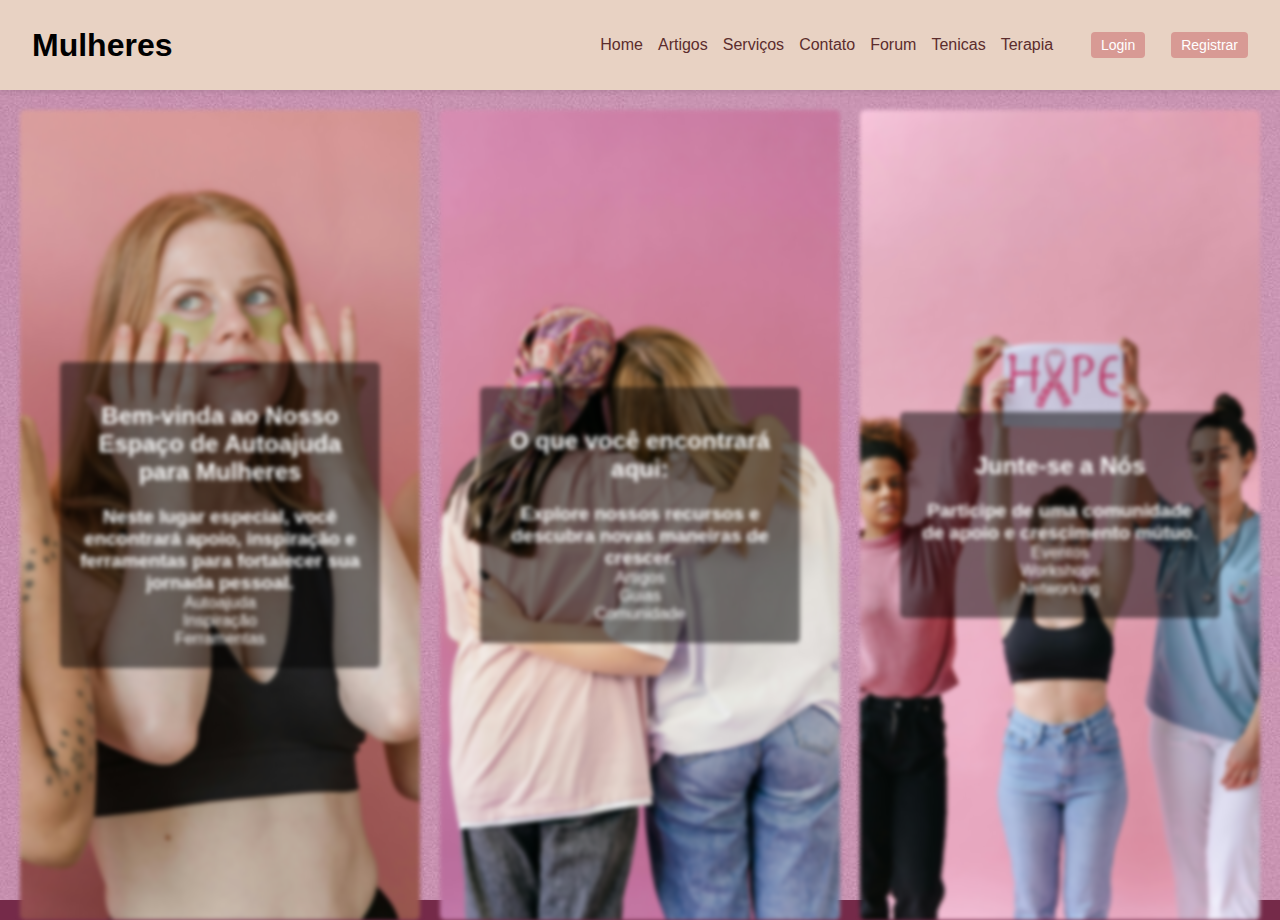
<file: index.html>
<!DOCTYPE html>
<html lang="en">
<head>
    <meta charset="UTF-8">
    <meta name="viewport" content="width=device-width, initial-scale=1.0">
    <title>Mulheres</title>
    <link rel="stylesheet" href="/styles/home.css">
    <link rel="stylesheet" href="/styles/styles.css">
</head>
<body>
    <header>
        <h1>Mulheres</h1>
        
        <div class="">
            <nav>
                <ul class="menu">
                    <li><a href="index.html">Home</a></li>
                    <li><a href="artigos.html" class="active">Artigos</a></li>
                    <li><a href="servicos.html">Serviços</a></li>
                    <li><a href="#">Contato</a></li>
                    <li><a href="#">Forum</a></li>
                    <li><a href="#">Tenicas</a></li>
                    <li><a href="#">Terapia</a></li>
                </ul>
            </nav>
        </div>
        
        <div class="header-right">
            <button class="sair">Login</button>
            <button class="perfil">Registrar</button>
        </div>
    </header>
    <div class="gallery-container">
        <div class="gallery-item" style="background-image: url('/assets/found.jpg');">
            <div class="overlay">
                <h2 class="des">Bem-vinda ao Nosso Espaço de Autoajuda para Mulheres</h2>
                <h3>Neste lugar especial, você encontrará apoio, inspiração e ferramentas para fortalecer sua jornada pessoal.</h3>
                <ul>
                    <li>Autoajuda</li>
                    <li>Inspiração</li>
                    <li>Ferramentas</li>
                </ul>
            </div>
        </div>
        <div class="gallery-item" style="background-image: url(/assets/found2.jpg);">
            <div class="overlay">
                <h2 class="des">O que você encontrará aqui:</h2>
                <h3>Explore nossos recursos e descubra novas maneiras de crescer.</h3>
                <ul>
                    <li>Artigos</li>
                    <li>Guias</li>
                    <li>Comunidade</li>
                </ul>
            </div>
        </div>
        <div class="gallery-item" style="background-image: url(/assets/found3.jpg);">
            <div class="overlay">
                <h2 class="des">Junte-se a Nós</h2>
                <h3>Participe de uma comunidade de apoio e crescimento mútuo.</h3>
                <ul>
                    <li>Eventos</li>
                    <li>Workshops</li>
                    <li>Networking</li>
                </ul>
            </div>
        </div>
    </div>
</body>
</html>
</file>
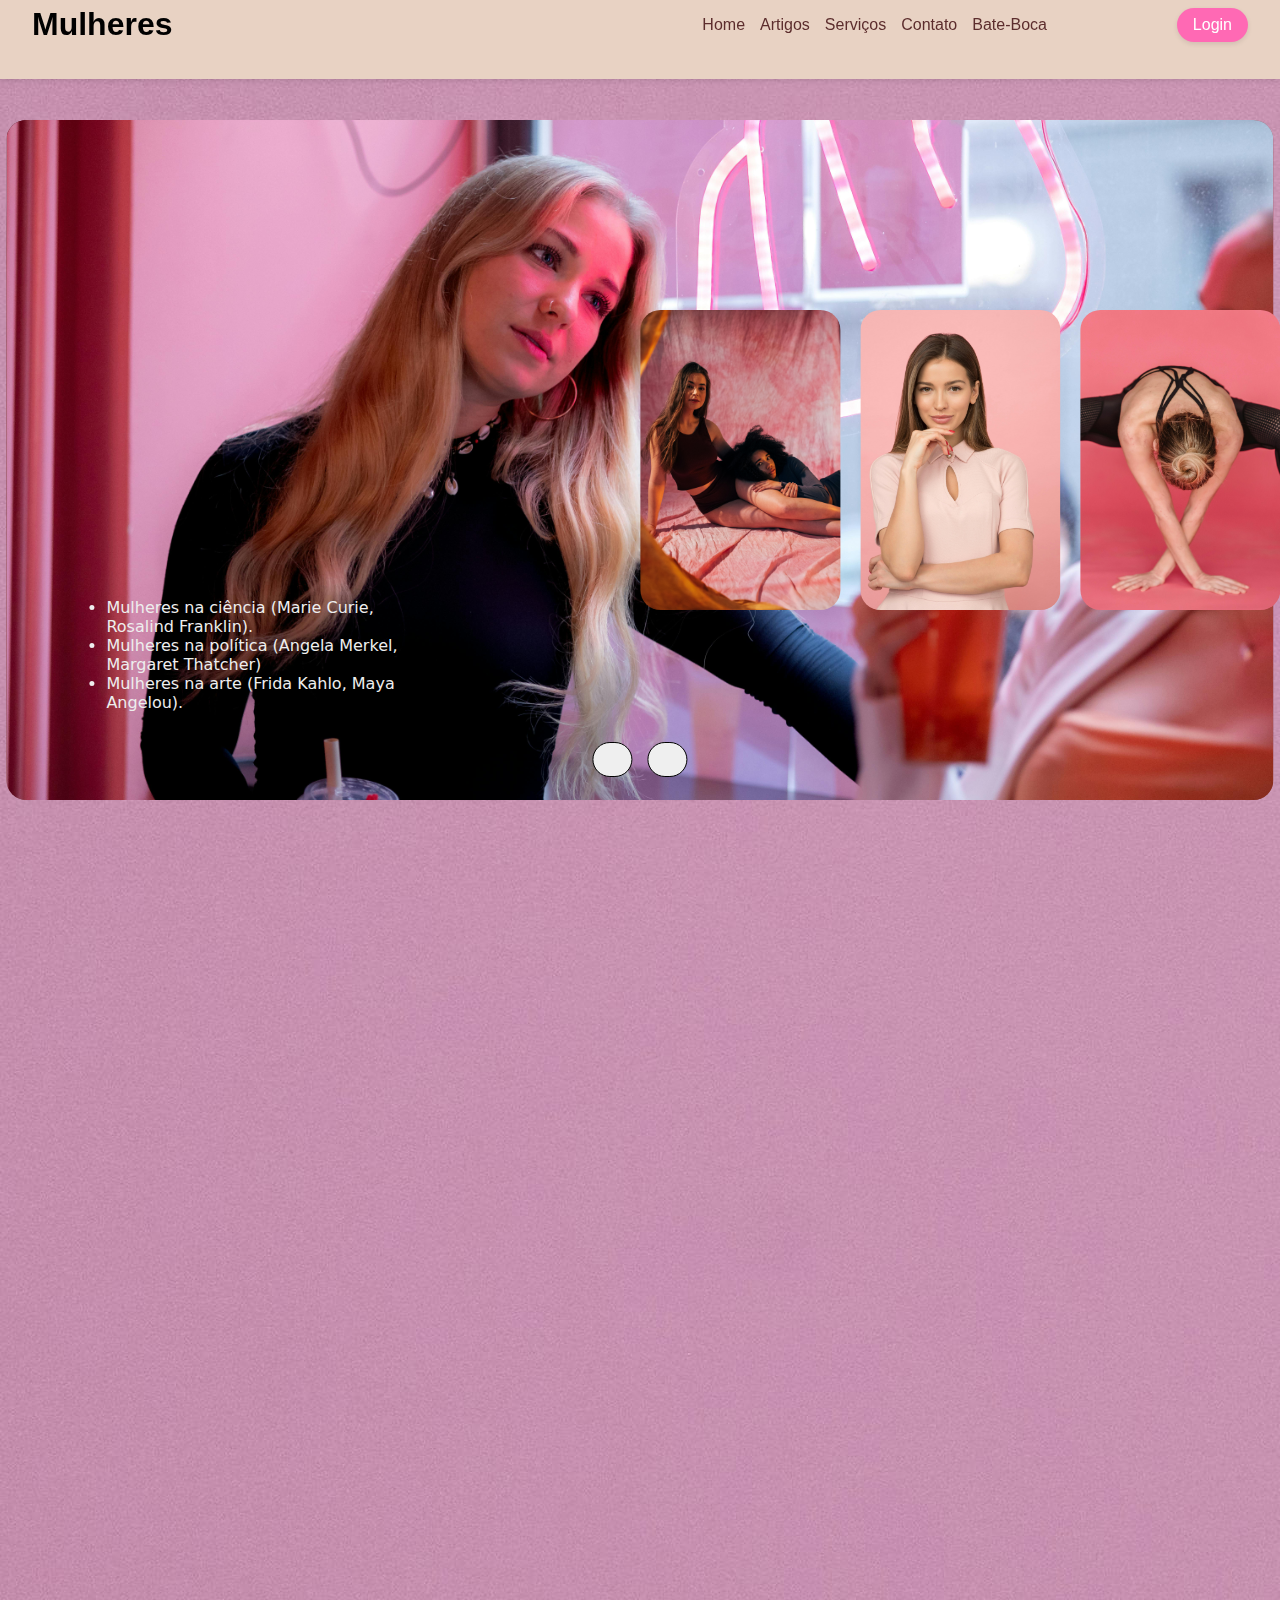
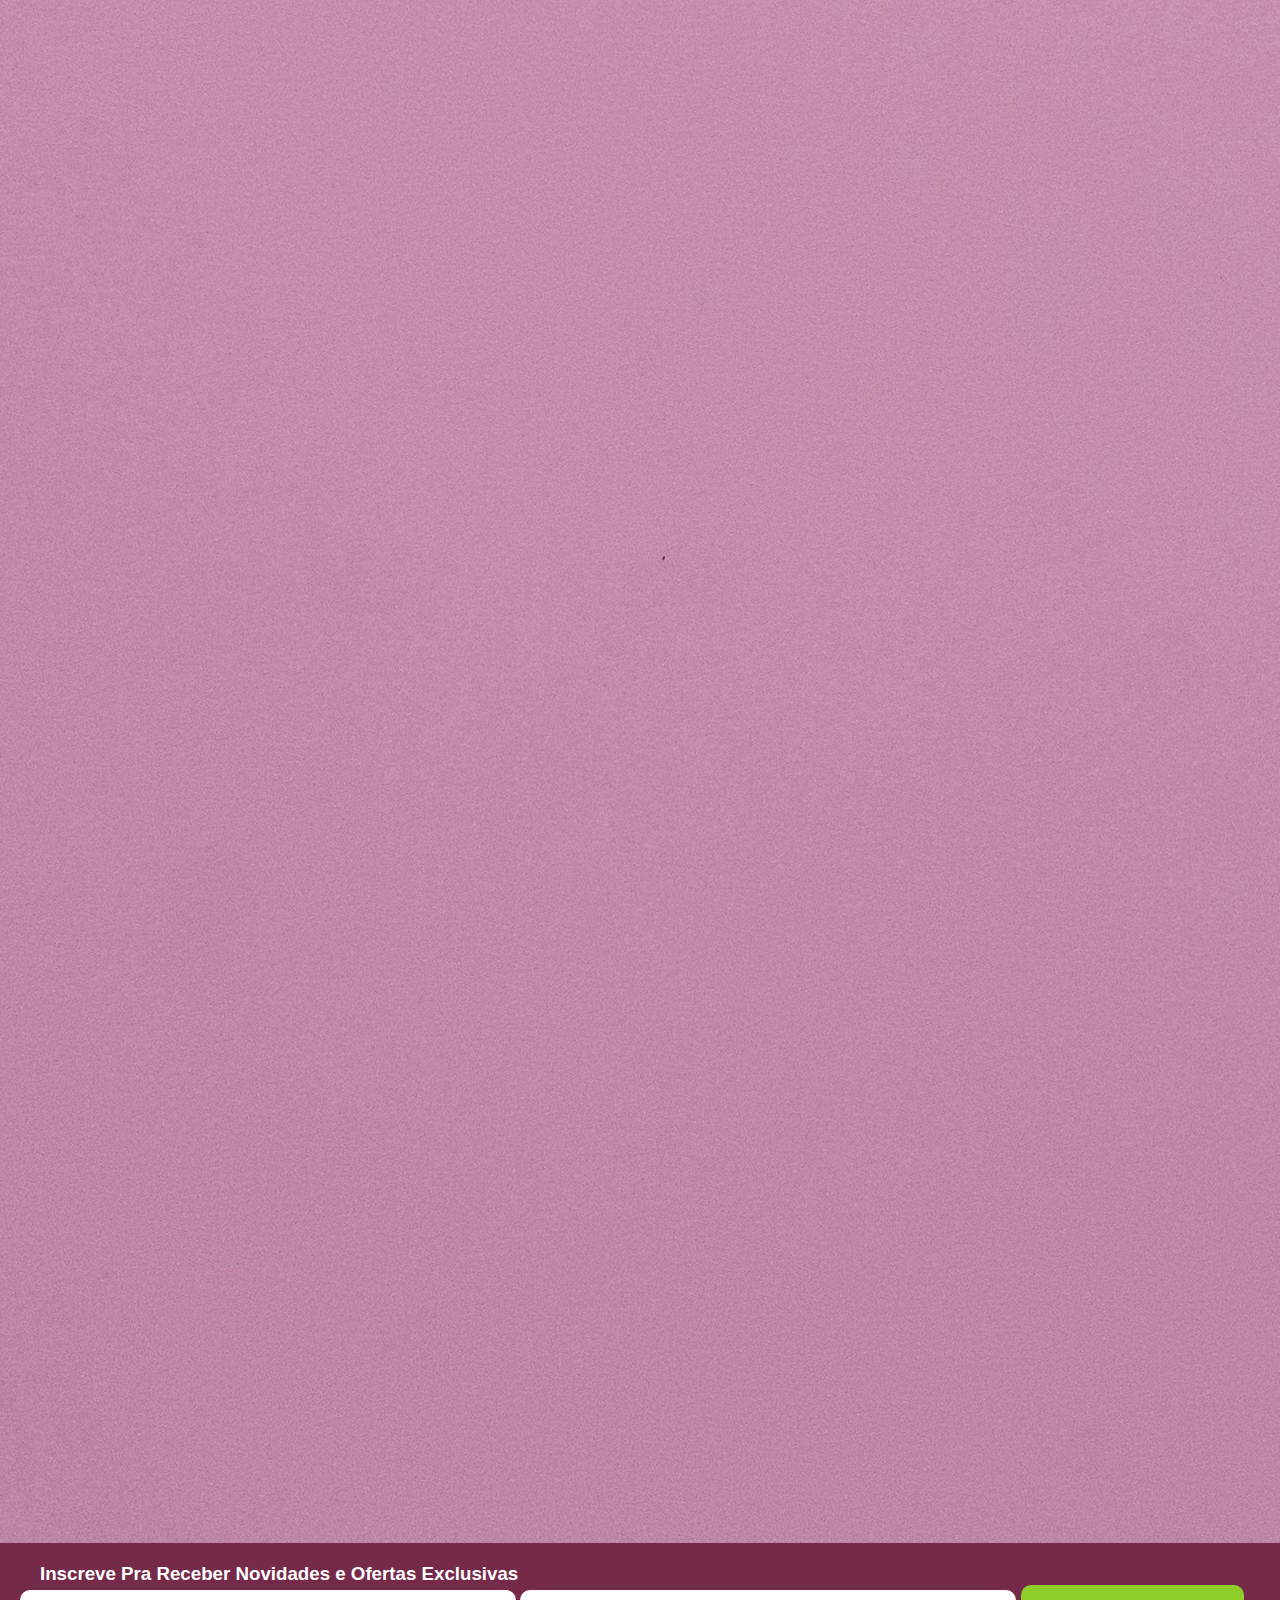
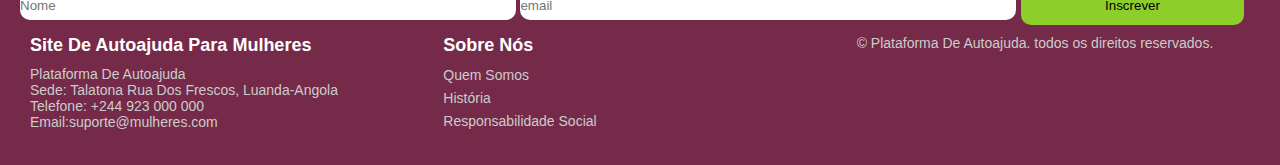
<file: artigos.html>
<!DOCTYPE html>
<html lang="en">
<head>
    <meta charset="UTF-8">
    <meta name="viewport" content="width=device-width, initial-scale=1.0">
    <title>Mulheres</title>
    <link rel="stylesheet" href="https://cdnjs.cloudflare.com/ajax/libs/font-awesome/6.4.0/css/all.min.css" 
          integrity="sha512-iecdLmaskl7CVkqkXNQ/ZH/XLlvWZOJyj7Yy7tcenmpD1ypASozpmT/E0iPtmFIB46ZmdtAc9eNBvH0H/ZpiBw==" 
          crossorigin="anonymous" referrerpolicy="no-referrer">
          <link rel="stylesheet" href="styles/menu1.css">
          <link rel="stylesheet" href="/styles/artigos.css">
          <link rel="stylesheet" href="styles/styles.css">
</head>
<body>
    <header>
        <div class="header-left">
            <div class="menu-toggle">
                <i class="fas fa-bars"></i>
            </div>
            <h1>Mulheres</h1>
        </div>
        
        <nav>
            <ul class="menu">
                <li class="pass-hoove"><a href="index.html">Home</a></li>
                <li class="pass-hoove"><a href="artigos.html">Artigos</a></li>
                <li class="pass-hoove"><a href="servicos.html">Serviços</a></li>
                <li class="pass-hoove"><a href="contato.html">Contato</a></li>
                <li class="pass-hoove"><a href="bate-boca.html">Bate-Boca</a></li>
            </ul>
        </nav>
        
        <div class="header-right">
            <div id="loginButton">
                <a href="login.html" class="btn-login">Login</a>
            </div>
        </div>
    </header>
    <div class="container">
        <div class="slide">
            <div class="item" style="background-image: url(/assets/empoderamento.jpg);">
                <div class="content">
                    <div class="name">Empoderamento Feminino: Como Conquistar Seus Objetivos</div>
                    <h3 class="des">Resumo: Estratégias práticas para mulheres alcançarem suas metas pessoais e profissionais.
                        Tópicos:</h3>
                        <ul>
                            <li>A importância do autoconhecimento.</li>
                            <li>Planejamento e definição de metas.</li>
                            <li>Lidando com desafios sociais e profissionais.</li>
                        </ul>
                 
                </div>
            </div>
            <div class="item" style="background-image: url(/assets/10mulheres.jpg);">
                <div class="content">
                    <div class="name">As 10 Mulheres que Fizeram História no Mundo</div>
                    <h3 class="des">Resumo: Perfis de mulheres inspiradoras que deixaram um legado histórico.
                        Tópicos:</h3>
                        <ul>
                            <li>Mulheres na ciência (Marie Curie, Rosalind Franklin).</li>
                            <li>Mulheres na política (Angela Merkel, Margaret Thatcher)</li>
                            <li>Mulheres na arte (Frida Kahlo, Maya Angelou).</li>
                        </ul>
                </div>
            </div>
            <div class="item" style="background-image: url(/assets/relaxamento.jpg);">
                <div class="content">
                    <div class="name">Técnicas de Relaxamento Para Mulheres Modernas</div>
                    <h3 class="des">Resumo: Práticas para lidar com o estresse do dia a dia.
                        Tópicos:
                        </h3>
                    <ul>
                        <li>Meditação e mindfulness.</li>
                        <li>Yoga e exercícios simples.</li>
                        <li>Aromaterapia e cuidados com a mente.</li>
                    </ul>
                </div>
            </div>
            <div class="item" style="background-image: url(/assets/estilo&beleza.jpg);">
                <div class="content">
                    <div class="name">Dicas de Estilo e Beleza: Realçando Sua Essência</div>
                    <h3 class="des">Resumo: Conselhos práticos para cuidado pessoal e moda.
                        Tópicos:</h3>
                        <ul>
                            <li>Tendências de moda para cada estação.</li>
                            <li>Cuidados essenciais com a pele.</li>
                            <li>Como montar um guarda-roupa cápsula.</li>
                        </ul>
                </div>
            </div>
            <div class="item" style="background-image: url(/assets/terapia.jpg);">
                <div class="content">
                    <div class="name">Terapias Alternativas: Benefícios Para o Corpo e a Mente</div>
                    <h3 class="des">Resumo: Uma introdução às terapias que promovem equilíbrio e bem-estar.
                        Tópicos:</h3>
                        <ul>
                            <li>Reiki e energização.</li>
                            <li>Reflexologia e pontos de pressão.</li>
                            <li>Florais de Bach e seus usos.</li>
                        </ul>
                </div>
            </div>
            <div class="item" style="background-image: url(/assets/opapel.jpg);">
                <div class="content">
                    <div class="name">O Papel da Mulher na Transformação da Sociedade</div>
                    <h3 class="des">Resumo: Uma análise de como as mulheres estão moldando o futuro.
                        Tópicos:</h3>
                        <ul>
                            <li>Mulheres no mercado de trabalho.</li>
                            <li>Movimentos sociais liderados por mulheres.</li>
                            <li>Educação e a próxima geração de líderes femininas.</li>
                        </ul>
                </div>
            </div>
        </div>
        <div class="button">
            <button class="prev"><i class="fa-solid fa-arrow-left"></i></button>
            <button class="next"><i class="fa-solid fa-arrow-right"></i></button>
        </div>
    </div>

    <section class="publicacoes">
        <article class="publicacao">
            <img src="/assets/pub1.jpg" alt="Empoderamento Feminino" class="publicacao-imagem">
            <div class="publicacao-conteudo">
                <h2 class="publicacao-titulo">Empoderamento Feminino: Conquistando Espaços</h2>
                <p class="publicacao-texto">Descubra como mulheres estão transformando o mundo através do empoderamento e da liderança. Este artigo explora histórias inspiradoras e estratégias práticas para desenvolver sua confiança e alcançar seus objetivos.</p>
                <div class="publicacao-tags">
                    <span class="tag">Empoderamento</span>
                    <span class="tag">Liderança</span>
                    <span class="tag">Desenvolvimento Pessoal</span>
                </div>
                <div class="publicacao-meta">
                    <div class="publicacao-autor">
                        <span class="autor-nome">Maria Silva</span>
                    </div>
                    <span class="publicacao-data">15 de Março, 2025</span>
                </div>
            </div>
        </article>

        <article class="publicacao">
            <img src="/assets/pub2.jpg" alt="Meditação e Bem-estar" class="publicacao-imagem">
            <div class="publicacao-conteudo">
                <h2 class="publicacao-titulo">Meditação: Um Caminho para o Equilíbrio</h2>
                <p class="publicacao-texto">Aprenda técnicas de meditação simples e eficazes para encontrar paz interior e equilíbrio emocional. Este guia prático inclui exercícios diários e dicas para incorporar a meditação em sua rotina.</p>
                <div class="publicacao-tags">
                    <span class="tag">Meditação</span>
                    <span class="tag">Bem-estar</span>
                    <span class="tag">Saúde Mental</span>
                </div>
                <div class="publicacao-meta">
                    <div class="publicacao-autor">
                        <span class="autor-nome">Ana Santos</span>
                    </div>
                    <span class="publicacao-data">10 de Março, 2025</span>
                </div>
            </div>
        </article>

        <article class="publicacao">
            <img src="/assets/pub3.jpg" alt="Carreira e Desenvolvimento" class="publicacao-imagem">
            <div class="publicacao-conteudo">
                <h2 class="publicacao-titulo">Carreira: Quebrando Barreiras</h2>
                <p class="publicacao-texto">Estratégias para superar desafios na carreira e alcançar o sucesso profissional. Este artigo oferece insights valiosos sobre networking, desenvolvimento de habilidades e equilíbrio entre vida pessoal e profissional.</p>
                <div class="publicacao-tags">
                    <span class="tag">Carreira</span>
                    <span class="tag">Desenvolvimento Profissional</span>
                    <span class="tag">Sucesso</span>
                </div>
                <div class="publicacao-meta">
                    <div class="publicacao-autor">
                        <span class="autor-nome">Carla Oliveira</span>
                    </div>
                    <span class="publicacao-data">5 de Março, 2025</span>
                </div>
            </div>
        </article>

        <article class="publicacao">
            <img src="assets/pub4.jpg" alt="Autoestima e Autoconfiança" class="publicacao-imagem">
            <div class="publicacao-conteudo">
                <h2 class="publicacao-titulo">Autoestima: Construindo uma Base Sólida</h2>
                <p class="publicacao-texto">Descubra como desenvolver uma autoestima saudável e autoconfiança através de exercícios práticos e mudanças de mindset. Este artigo oferece um guia passo a passo para fortalecer sua autoimagem.</p>
                <div class="publicacao-tags">
                    <span class="tag">Autoestima</span>
                    <span class="tag">Autoconfiança</span>
                    <span class="tag">Desenvolvimento Pessoal</span>
                </div>
                <div class="publicacao-meta">
                    <div class="publicacao-autor">
                        <span class="autor-nome">Patrícia Lima</span>
                    </div>
                    <span class="publicacao-data">1 de Março, 2025</span>
                </div>
            </div>
        </article>
    </section>

    <footer>
        
        <div class="step1-footer">
            <h3 id="inscreve">Inscreve Pra Receber Novidades e Ofertas Exclusivas</h3>
            <fieldset>
                <input type="text" class="input" id="nome" placeholder="Nome">
                <input type="email" class="input" id="email" name="email" placeholder="email">
                <button class="button-in" type="submit">Inscrever</button>
            </fieldset>
        </div>
        <div class="footer-container">
            <div class="footer-section">
                <h3>Site De Autoajuda Para Mulheres</h3>
                <p>Plataforma De Autoajuda</p>
                <p>Sede: Talatona Rua Dos Frescos, Luanda-Angola</p>
                <p>Telefone: +244 923 000 000</p>
                <p>Email:suporte@mulheres.com</p>
            </div>
    
            <div class="footer-section">
                <h3>Sobre Nós</h3>
                <ul>
                    <li><a href="#">Quem Somos</a></li>
                    <li><a href="#">História</a></li>
                    <li><a href="#">Responsabilidade Social</a></li>
                </ul>
            </div>
    
            <div class="footer-section">
                <p>&copy; Plataforma De Autoajuda. todos os direitos reservados.</p>
            </div>
        </div>
    </footer>

    <script src="script/auth.js"></script>
    <script src="script/common.js"></script>
    <script src="script/menu.js"></script>
    <script src="script/artigos.js"></script>
</body>
</html>
</file>
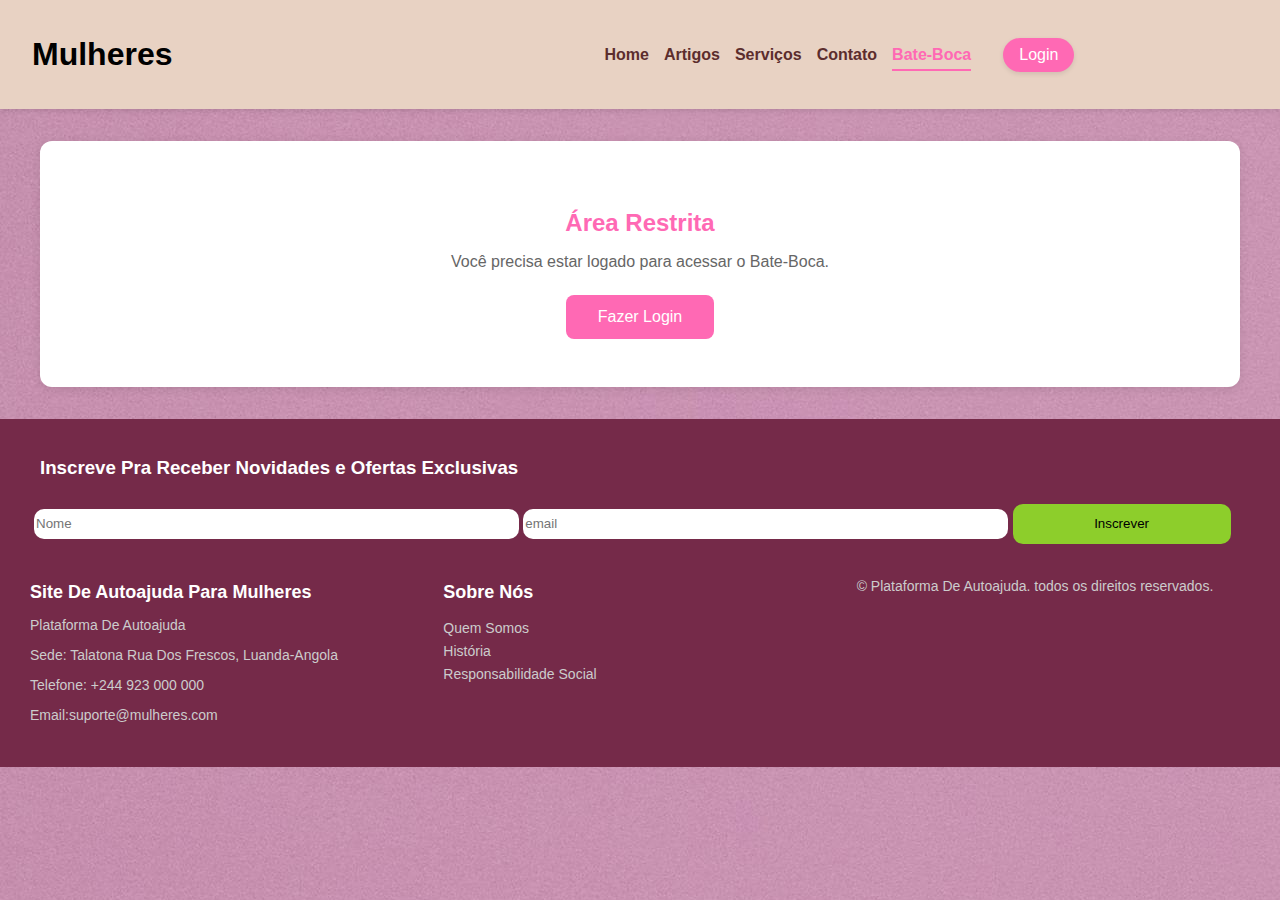
<file: bate-boca.html>
<!DOCTYPE html>
<html lang="pt">
<head>
    <meta charset="UTF-8">
    <meta name="viewport" content="width=device-width, initial-scale=1.0">
    <title>Bate-Boca - Mulheres</title>
    <link rel="stylesheet" href="styles/styles.css">
    <link rel="stylesheet" href="styles/bate-boca.css">
    <link rel="stylesheet" href="styles/menu.css">
    <link href="https://fonts.googleapis.com/css2?family=Poppins:wght@300;400;500;600&display=swap" rel="stylesheet">
    <link rel="stylesheet" href="https://cdnjs.cloudflare.com/ajax/libs/font-awesome/6.0.0/css/all.min.css">
    
</head>
<body>
    <header>
        <div class="header-left">
            <div class="menu-toggle">
                <i class="fas fa-bars"></i>
            </div>
        <h1>Mulheres</h1>
        
        <div class="">
            <nav>
                <ul class="menu">
                    <li class="pass-hoove"><a href="index.html">Home</a></li>
                    <li class="pass-hoove"><a href="artigos.html">Artigos</a></li>
                    <li class="pass-hoove"><a href="servicos.html">Serviços</a></li>
                    <li class="pass-hoove"><a href="contato.html">Contato</a></li>
                    <li class="pass-hoove"><a href="bate-boca.html" class="active">Bate-Boca</a></li>
                </ul>
            </nav>
        </div>
        
        <div class="header-right">
            <div id="loginButton">
                <a href="login.html" class="btn-login">Login</a>
            </div>
        </div>
    </header>

    <main class="chat-container">
        <div id="loginRequired" class="login-required" style="display: none;">
            <h2>Área Restrita</h2>
            <p>Você precisa estar logado para acessar o Bate-Boca.</p>
            <a href="login.html" class="login-button">Fazer Login</a>
        </div>

        <div id="chatContent">
            <div class="chat-messages" id="chatMessages">
                <!-- As mensagens serão inseridas aqui via JavaScript -->
            </div>
            
            <div class="chat-input-container">
                <div class="message-input-container">
                    <input type="text" id="messageInput" placeholder="Digite sua mensagem..." class="message-input">
                    <button id="sendButton" class="send-button">Enviar</button>
                </div>
            </div>
        </div>
    </main>

    
    <footer>

        <div class="step1-footer">
            <h3 id="inscreve">Inscreve Pra Receber Novidades e Ofertas Exclusivas</h3>
            <fieldset>
                <input type="text" class="input" id="nome" placeholder="Nome">
                <input type="email" class="input" id="email" name="email" placeholder="email">
                <button class="button-in" type="submit">Inscrever</button>
            </fieldset>
        </div>
        <div class="footer-container">
            
            <div class="footer-section">
                <h3>Site De Autoajuda Para Mulheres</h3>
                <p>Plataforma De Autoajuda</p>
                <p>Sede: Talatona Rua Dos Frescos, Luanda-Angola</p>
                <p>Telefone: +244 923 000 000</p>
                <p>Email:suporte@mulheres.com</p>
            </div>
    
            <div class="footer-section">
                <h3>Sobre Nós</h3>
                <ul>
                    <li><a href="#">Quem Somos</a></li>
                    <li><a href="#">História</a></li>
                    <li><a href="#">Responsabilidade Social</a></li>
                </ul>
            </div>
    
            <div class="footer-section">
                <p>&copy; Plataforma De Autoajuda. todos os direitos reservados.</p>
            </div>
        </div>
    </footer>

    <!-- Scripts -->
    <script src="script/auth.js"></script>
    <script src="script/common.js"></script>
    <script src="script/menu.js"></script>
    <script src="script/bate-boca.js"></script>
</body>
</html>
</file>
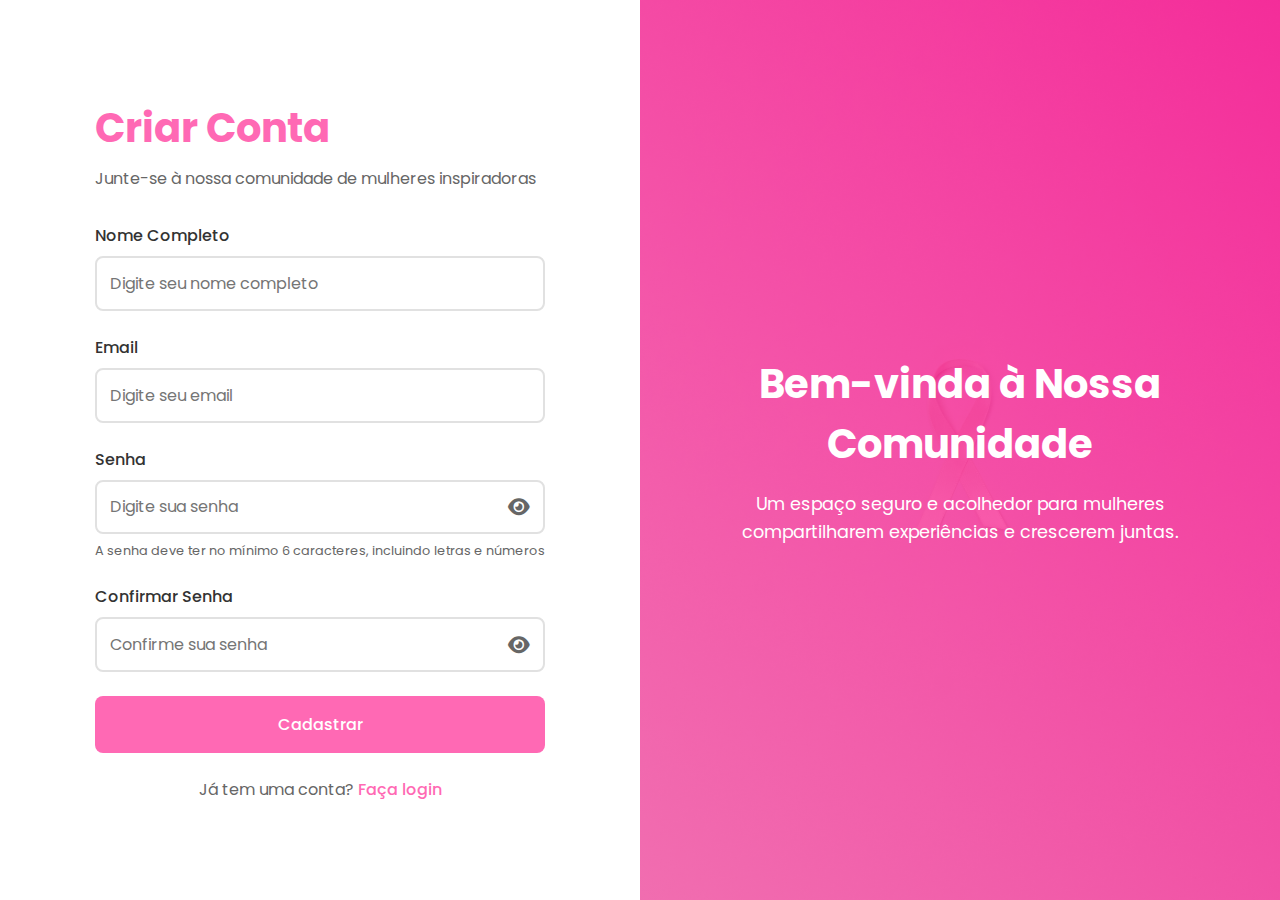
<file: cadastro.html>
<!DOCTYPE html>
<html lang="pt">
<head>
    <meta charset="UTF-8">
    <meta name="viewport" content="width=device-width, initial-scale=1.0">
    <title>Cadastro - Mulheres</title>
    <link rel="stylesheet" href="/styles/cadastro.css">
    <link href="https://fonts.googleapis.com/css2?family=Poppins:wght@300;400;500;600&display=swap" rel="stylesheet">
    <link rel="stylesheet" href="https://cdnjs.cloudflare.com/ajax/libs/font-awesome/6.0.0/css/all.min.css">
</head>
<body>
    <div class="container">
        <div class="form-container">
            <div class="form-content">
                <h1>Criar Conta</h1>
                <p class="subtitle">Junte-se à nossa comunidade de mulheres inspiradoras</p>
                
                <form id="cadastroForm" onsubmit="event.preventDefault(); processarCadastro();">
                    <div class="form-group">
                        <label for="nome">Nome Completo</label>
                        <input type="text" id="nome" placeholder="Digite seu nome completo" required>
                    </div>

                    <div class="form-group">
                        <label for="email">Email</label>
                        <input type="email" id="email" placeholder="Digite seu email" required>
                    </div>

                    <div class="form-group">
                        <label for="senha">Senha</label>
                        <div class="password-input-container">
                            <input type="password" id="senha" placeholder="Digite sua senha" required>
                            <button type="button" class="toggle-password" onclick="togglePassword(this)">
                                <i class="fas fa-eye"></i>
                            </button>
                        </div>
                        <small>A senha deve ter no mínimo 6 caracteres, incluindo letras e números</small>
                    </div>

                    <div class="form-group">
                        <label for="confirmarSenha">Confirmar Senha</label>
                        <div class="password-input-container">
                            <input type="password" id="confirmarSenha" placeholder="Confirme sua senha" required>
                            <button type="button" class="toggle-password" onclick="togglePassword(this)">
                                <i class="fas fa-eye"></i>
                            </button>
                        </div>
                    </div>

                    <button type="submit" class="btn-cadastrar">Cadastrar</button>
                </form>

                <p class="login-link">Já tem uma conta? <a href="login.html">Faça login</a></p>
            </div>
        </div>
        <div class="image-container">
            <div class="overlay"></div>
            <div class="image-content">
                <h2>Bem-vinda à Nossa Comunidade</h2>
                <p>Um espaço seguro e acolhedor para mulheres compartilharem experiências e crescerem juntas.</p>
            </div>
        </div>
    </div>
    <script>
        // Verificar se o arquivo JavaScript foi carregado
        window.addEventListener('load', function() {
            console.log('Página carregada');
            if (typeof processarCadastro === 'function') {
                console.log('Função processarCadastro está disponível');
            } else {
                console.log('Função processarCadastro NÃO está disponível');
            }
        });
    </script>
    <script src="script/cadastro.js"></script>
</body>
</html>
</file>
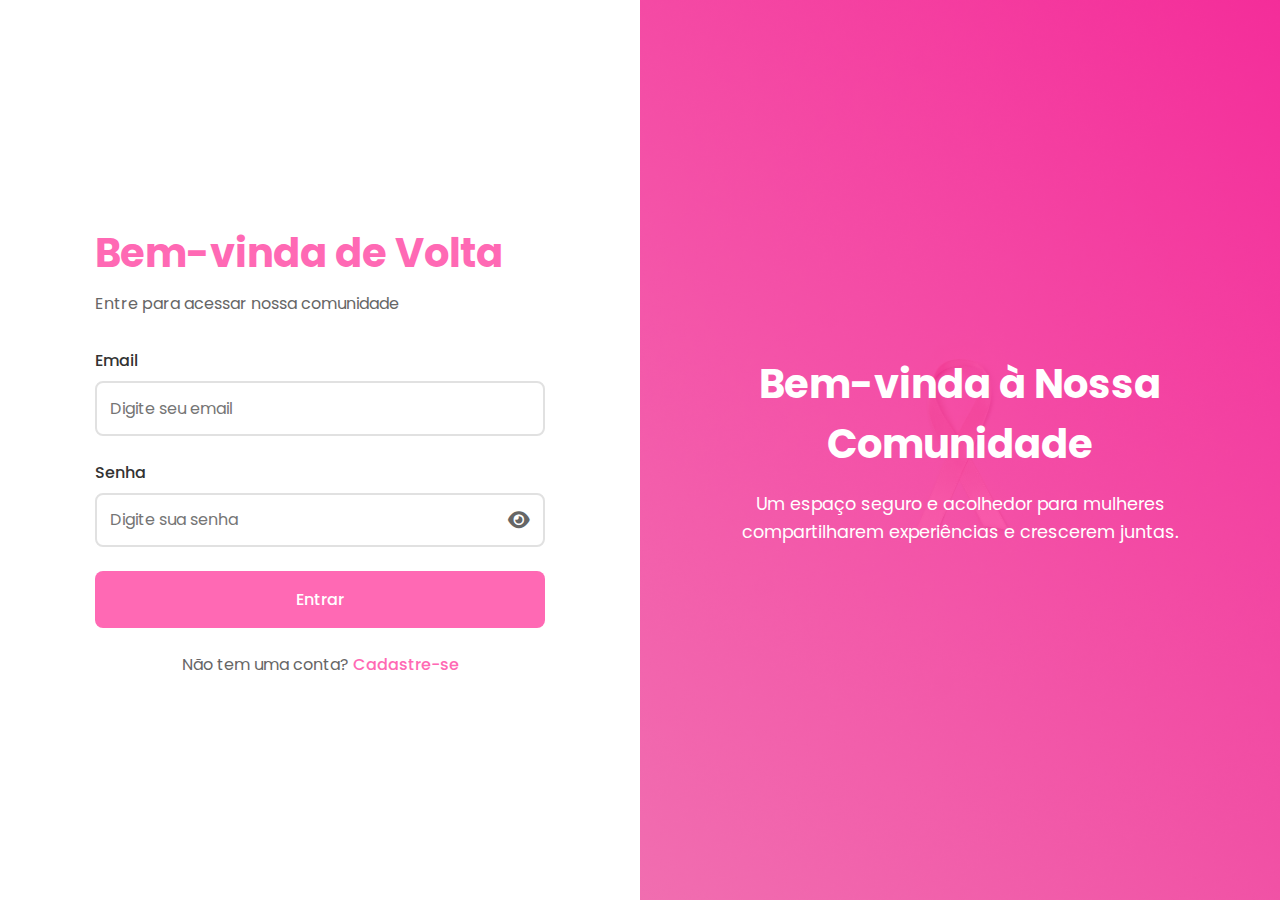
<file: login.html>
<!DOCTYPE html>
<html lang="pt">
<head>
    <meta charset="UTF-8">
    <meta name="viewport" content="width=device-width, initial-scale=1.0">
    <title>Login - Mulheres</title>
    <link rel="stylesheet" href="styles/cadastro.css">
    <link href="https://fonts.googleapis.com/css2?family=Poppins:wght@300;400;500;600&display=swap" rel="stylesheet">
    <link rel="stylesheet" href="https://cdnjs.cloudflare.com/ajax/libs/font-awesome/6.0.0/css/all.min.css">
</head>
<body>
    <div class="container">
        <div class="form-container">
            <div class="form-content">
                <h1>Bem-vinda de Volta</h1>
                <p class="subtitle">Entre para acessar nossa comunidade</p>
                
                <form id="loginForm" onsubmit="event.preventDefault(); processar();">
                    <div class="form-group">
                        <label for="username">Email</label>
                        <input type="email" id="username" placeholder="Digite seu email" required>
                    </div>

                    <div class="form-group">
                        <label for="password">Senha</label>
                        <div class="password-input-container">
                            <input type="password" id="password" placeholder="Digite sua senha" required>
                            <button type="button" class="toggle-password" onclick="togglePassword(this)">
                                <i class="fas fa-eye"></i>
                            </button>
                        </div>
                    </div>

                    <button type="submit" class="btn-cadastrar">Entrar</button>
                </form>

                <p class="login-link">Não tem uma conta? <a href="cadastro.html">Cadastre-se</a></p>
            </div>
        </div>
        <div class="image-container">
            <div class="overlay"></div>
            <div class="image-content">
                <h2>Bem-vinda à Nossa Comunidade</h2>
                <p>Um espaço seguro e acolhedor para mulheres compartilharem experiências e crescerem juntas.</p>
            </div>
        </div>
    </div>
    <script>
        function togglePassword(button) {
            const input = button.previousElementSibling;
            const type = input.getAttribute('type') === 'password' ? 'text' : 'password';
            input.setAttribute('type', type);
            
            // Alternar o ícone
            const icon = button.querySelector('i');
            icon.classList.toggle('fa-eye');
            icon.classList.toggle('fa-eye-slash');
        }
    </script>
    <script src="script/login.js"></script>
</body>
</html>
</file>
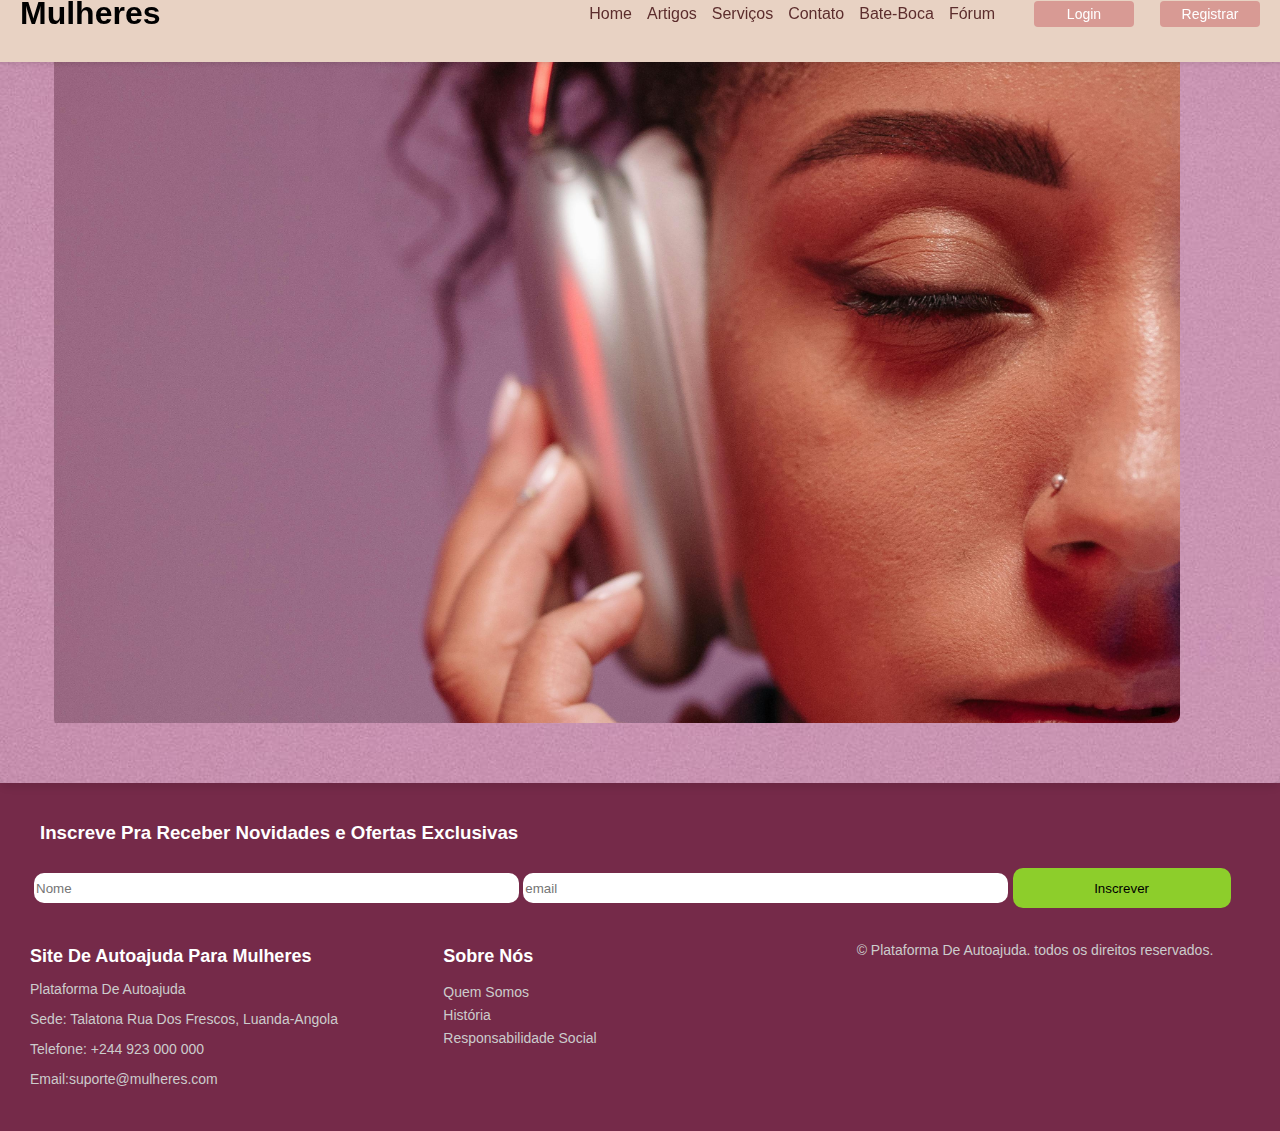
<file: servicos.html>
<!DOCTYPE html>
<html lang="en">
<head>
    <meta charset="UTF-8">
    <meta name="viewport" content="width=device-width, initial-scale=1.0">
    <title>Mulheres</title>
    <link rel="stylesheet" href="/styles/styles.css">
    <link rel="stylesheet" href="/styles/servicos.css">
</head>
<body>
    <header>
        <h1>Mulheres</h1>
        <div class="">
            <nav>
                <ul class="menu">
                    <li class="pass-hoove"><a href="index.html">Home</a></li>
                    <li class="pass-hoove"><a href="artigos.html">Artigos</a></li>
                    <li class="pass-hoove"><a href="servicos.html">Serviços</a></li>
                    <li class="pass-hoove"><a href="contato.html" class="active">Contato</a></li>
                    <li class="pass-hoove" ><a href="#">Bate-Boca</a></li>
                    <li class="pass-hoove"><a href="#">Fórum</a></li>
                </ul>
            </nav>
        </div>
        <div class="header-right">
            <button class="sair">Login</button>
            <button class="perfil">Registrar</button>
        </div>
    </header>

    <div class="carousel">
        <div class="carousel-container">
            <div class="carousel-item" id="item1">
                <img src="/assets/relaxa.jpg" alt="Técnicas" id="img1">
                <div class="text-content">
                    <h2>Técnicas Exclusivas</h2>
                    <p>Descubra métodos inovadores e práticos que ajudam você a desenvolver habilidades únicas e aprimorar seu bem-estar.</p><br>
                    <button>Marcar Consulta</button>
                </div>
            </div>
            <div class="carousel-item" id="item2">
                <img src="/assets/terap.jpg" alt="Terapia" id="img2">
                <div class="text-content">
                    <h2>Terapias Transformadoras</h2>
                    <p>Experimente cuidados terapêuticos personalizados que promovem saúde mental, equilíbrio emocional e qualidade de vida.</p><br>
                    <button>Marcar Consulta</button>
                </div>
            </div>
            <div class="carousel-item" id="item3">
                <img src="/assets/yoga.jpg" alt="Yoga" id="img3">
                <div class="text-content">
                    <h2>Yoga para o Corpo e a Mente</h2>
                    <p>Encontre harmonia através de práticas de yoga que revitalizam seu corpo, acalmam sua mente e fortalecem seu espírito.</p><br>
                    <button>Marcar Consulta</button>
                </div>
            </div>
            <div class="carousel-item" id="item4">
                <img src="/assets/podologi.jpg" alt="Podologia" id="img4">
                <div class="text-content">
                    <h2>Cuidados com os Pés</h2>
                    <p>Receba tratamento podológico especializado para manter seus pés saudáveis, confortáveis e prontos para o dia a dia.</p><br>
                    <button>Marcar Consulta</button>
                </div>
            </div>
            
        </div>
    </div>
        <footer>
        
            <div class="step1-footer">
                <h3 id="inscreve">Inscreve Pra Receber Novidades e Ofertas Exclusivas</h3>
                <fieldset>
                    <input type="text" class="input" id="nome" placeholder="Nome">
                    <input type="email" class="input" id="email" name="email" placeholder="email">
                    <button class="button-in" type="submit">Inscrever</button>
                </fieldset>
            </div>
            <div class="footer-container">
                <div class="footer-section">
                    <h3>Site De Autoajuda Para Mulheres</h3>
                    <p>Plataforma De Autoajuda</p>
                    <p>Sede: Talatona Rua Dos Frescos, Luanda-Angola</p>
                    <p>Telefone: +244 923 000 000</p>
                    <p>Email:suporte@mulheres.com</p>
                </div>
        
                <div class="footer-section">
                    <h3>Sobre Nós</h3>
                    <ul>
                        <li><a href="#">Quem Somos</a></li>
                        <li><a href="#">História</a></li>
                        <li><a href="#">Responsabilidade Social</a></li>
                    </ul>
                </div>
        
                <div class="footer-section">
                    <p>&copy; Plataforma De Autoajuda. todos os direitos reservados.</p>
                </div>
            </div>
    </footer>




    <script src="/script/servicos.js"></script>
</body>
</html>
</file>
<file: styles/home.css>
body, html {
    margin: 0;
    padding: 0;
    height: 100%;
    background-color: #752a49;
}

header {
    height: 10vh;
}

.gallery-container {
    display: flex;
    justify-content: space-between;
    height: 90vh;
    margin: 20px 0;
    padding: 0 10px; 
}

.gallery-item {
    flex: 1;
    margin: 0 10px;
    background-size: cover;
    background-position: center;
    position: relative;
    transition: transform 0.3s ease, filter 0.3s ease;
    border-radius: 5px;
    height: 100%;
}

.gallery-item:hover {
    transform: scale(1.1);
    z-index: 1;
}

.gallery-item:not(:hover) {
    filter: blur(2px);
}

.overlay {
    position: absolute;
    top: 50%;
    left: 50%;
    transform: translate(-50%, -50%);
    background-color: rgba(0, 0, 0, 0.5);
    color: white;
    text-align: center;
    padding: 20px;
    border-radius: 5px;
    width: 80%;
}

.overlay h3, .overlay ul {
    margin: 0;
    padding: 0;
    list-style: none;
}
</file>
<file: styles/styles.css>
/* Estilos globais */

* {
    box-sizing: border-box;
}

header {
    display: flex;
    justify-content: space-between;
    align-items: center;
    padding: 1rem 2rem;
    background-color: #e8d2c3;
    box-shadow: 0 2px 5px rgba(0,0,0,0.1);
}

body {
    margin: 0;
    font-family: sans-serif;
    overflow-x:hidden ;
    background-image: url(/assets/fundorosa.jpg);
    
    
}
a {
    text-decoration: none;
    color: #5c2d2d;
}




.menu {
    list-style: none;
    padding: 0;
    margin: 0;
    display: flex;
    gap: 20px;
}

.menu li {
    display: inline;
}

.pass-hoove:hover {
    text-decoration: none;
}

.menu a {
    text-decoration: none;
    color: #5c2d2d;
    font-weight: bold;
    transition: all 0.3s ease;
    position: relative;
    padding: 0.5rem 0;
}

.menu a::after {
    content: '';
    position: absolute;
    bottom: 0;
    left: 0;
    width: 0;
    height: 2px;
    background-color: #ff69b4;
    transition: width 0.3s ease;
}

.menu a:hover {
    color: #ff69b4;
}

.menu a:hover::after {
    width: 100%;
}

.header-right button {
    background-color: #d89a94;
    border: none;
    color: white;
    font-size: 14px;
    padding: 5px 10px;
    margin-left: 10px;
    border-radius: 4px;
    cursor: pointer;
}


h1 {
    font-size: 2.5rem;
    margin: 20px 0;
    margin-right: 800px;
}


#inscreve {
    margin-left: 20px;
}
 
.input {
    width: 40%;
    height: 30px;
    border-radius: 10px;
    border: none;

}
fieldset {
    border: none;
}

.button-in {
    width: 18%;
    height: 40px;
    border-radius: 10px;
    background-color: rgb(141, 206, 43);
    border: none;

}

.button-in:hover {
    background-color:  rgb(101, 148, 30);
}

footer {
    background-color: #752a49;
    color: #fff;
    padding: 20px;
}

.publicacoes-home {
    background-image: url(/assets/fundorosa.jpg);
}

.footer-container {
    display: flex;
    flex-wrap: wrap;
    justify-content: space-between;
}

.footer-section {
    flex: 1;
    margin: 10px;
}

.footer-section h3 {
    font-size: 18px;
    margin-bottom: 10px;
}

.footer-section ul {
    list-style-type: none;
    padding: 0;
}

.footer-section ul li {
    margin: 5px 0;
}

.footer-section p, .footer-section a {
    font-size: 14px;
    color: #ccc;
    text-decoration: none;
}

.footer-section form {
    display: flex;
    flex-direction: column;
}

.footer-section input {
    padding: 5px;
    margin-bottom: 10px;
    font-size: 14px;
}

.footer-section button {
    padding: 5px;
    background-color: #555;
    color: #fff;
    border: none;
    cursor: pointer;
}

.footer-section button:hover {
    background-color: #777;
}

/* Estilos para o botão de login/logout */
#loginButton {
    display: flex;
    align-items: center;
    gap: 1rem;
}

#loginButton span {
    color: #5c2d2d;
    font-weight: 500;
    font-size: 1.1rem;
    padding: 0.5rem 1rem;
    background: rgba(255, 255, 255, 0.2);
    border-radius: 20px;
    box-shadow: 0 2px 5px rgba(0,0,0,0.1);
    transition: all 0.3s ease;
}

#loginButton span:hover {
    background: rgba(255, 255, 255, 0.3);
    transform: translateY(-2px);
    box-shadow: 0 4px 8px rgba(0,0,0,0.15);
}

.btn-login {
    padding: 0.5rem 1rem;
    background-color: #ff69b4;
    color: white;
    text-decoration: none;
    border-radius: 20px;
    transition: all 0.3s ease;
    font-weight: 500;
    box-shadow: 0 2px 5px rgba(0,0,0,0.1);
}

.btn-login:hover {
    background-color: #ff1493;
    transform: translateY(-2px);
    box-shadow: 0 4px 8px rgba(0,0,0,0.15);
}

.btn-logout {
    padding: 0.5rem 1rem;
    background-color: #ff69b4;
    color: white;
    border: none;
    border-radius: 20px;
    cursor: pointer;
    transition: all 0.3s ease;
    font-weight: 500;
    box-shadow: 0 2px 5px rgba(0,0,0,0.1);
}

.btn-logout:hover {
    background-color: #ff1493;
    transform: translateY(-2px);
    box-shadow: 0 4px 8px rgba(0,0,0,0.15);
}

/* Estilos do header */
header {
    display: flex;
    justify-content: space-between;
    align-items: center;
    padding: 1rem 2rem;
    background-color: #e8d2c3;
    box-shadow: 0 2px 5px rgba(0,0,0,0.1);
}

.header-left {
    display: flex;
    align-items: center;
    gap: 2rem;
}

.menu-toggle {
    display: none;
    font-size: 1.5rem;
    cursor: pointer;
    color: #5c2d2d;
    padding: 0.5rem;
    border-radius: 50%;
    transition: all 0.3s ease;
    background: rgba(255, 255, 255, 0.2);
}



.menu {
    display: flex;
    gap: 2rem;
    list-style: none;
    margin: 0;
    padding: 0;
}

.menu a {
    color: #5c2d2d;
    text-decoration: none;
    font-weight: 500;
    transition: all 0.3s ease;
    position: relative;
    padding: 0.5rem 0;
}

.menu a::after {
    content: '';
    position: absolute;
    bottom: 0;
    left: 0;
    width: 0;
    height: 2px;
    background-color: #ff69b4;
    transition: width 0.3s ease;
}

.menu a:hover {
    color: #ff69b4;
}

.menu a:hover::after {
    width: 100%;
}

.header-right {
    display: flex;
    align-items: center;
    gap: 1rem;
}

/* Media queries para responsividade */
@media (max-width: 1187px) {
    .menu-toggle {
        display: block;
    }

    .menu {
        display: none;
        position: fixed;
        top: 0;
        left: 0;
        width: 100%;
        height: 100vh;
        background-color: #e8d2c3;
        padding: 5rem 1rem 1rem;
        flex-direction: column;
        gap: 1rem;
        box-shadow: 0 2px 5px rgba(0,0,0,0.1);
        z-index: 999;
        transform: translateX(-100%);
        transition: transform 0.3s ease;
    }

    .menu.active {
        display: flex;
        transform: translateX(0);
    }

    .menu li {
        width: 100%;
        text-align: center;
        opacity: 0;
        transform: translateX(-20px);
        transition: all 0.3s ease;
    }

    .menu.active li {
        opacity: 1;
        transform: translateX(0);
    }

    .menu li:nth-child(1) { transition-delay: 0.1s; }
    .menu li:nth-child(2) { transition-delay: 0.2s; }
    .menu li:nth-child(3) { transition-delay: 0.3s; }
    .menu li:nth-child(4) { transition-delay: 0.4s; }
    .menu li:nth-child(5) { transition-delay: 0.5s; }

    .menu a {
        display: block;
        padding: 1rem;
        font-size: 1.2rem;
    }

    .menu a:hover {
        color: #ff69b4;
        transform: translateX(10px);
    }

    .menu a::after {
        display: none;
    }

    header {
        padding: 1rem;
    }

    h1 {
        font-size: 1.8rem;
        margin-right: 0;
    }
}

@media (min-width: 1188px) and (max-width: 1620px) {
    .menu {
        gap: 15px;
    }

    h1 {
        font-size: 2rem;
        margin-right: 400px;
    }
}
</file>
<file: styles/menu1.css>
/* Menu mobile */
.menu-toggle {
    display: none;
    font-size: 1.5rem;
    cursor: pointer;
    color: #5c2d2d;
    padding: 0.5rem;
    border-radius: 50%;
    transition: all 0.3s ease;
    background: rgba(255, 255, 255, 0.2);
}

.menu-toggle.active {
    color: #ff69b4;
    transform: rotate(90deg);
}

.menu {
    list-style: none;
    padding: 0;
    margin: 0;
    display: flex;
    gap: 20px;
}

.menu li {
    display: inline;
}

.menu a {
    text-decoration: none;
    color: #5c2d2d;
    font-weight: bold;
    transition: all 0.3s ease;
    position: relative;
    padding: 0.5rem 0;
}

.menu a::after {
    content: '';
    position: absolute;
    bottom: 0;
    left: 0;
    width: 0;
    height: 2px;
    background-color: #ff69b4;
    transition: width 0.3s ease;
}

.menu a:hover {
    color: #ff69b4;
}

.menu a:hover::after {
    width: 100%;
}

.menu a.active {
    color: #ff69b4;
}

.menu a.active::after {
    width: 100%;
}

/* Media Queries para o menu */
@media (max-width: 1187px) {
    .menu-toggle {
        display: block;
    }

    .menu {
        display: none;
        position: fixed;
        top: 0;
        left: 0;
        width: 100%;
        height: 100vh;
        background-color: #e8d2c3;
        padding: 5rem 1rem 1rem;
        flex-direction: column;
        gap: 1rem;
        box-shadow: 0 2px 5px rgba(0,0,0,0.1);
        z-index: 999;
        transform: translateX(-100%);
        transition: transform 0.3s ease;
    }

    .menu.active {
        display: flex;
        transform: translateX(0);
    }

    .menu li {
        width: 100%;
        text-align: center;
        opacity: 0;
        transform: translateX(-20px);
        transition: all 0.3s ease;
    }

    .menu.active li {
        opacity: 1;
        transform: translateX(0);
    }

    .menu li:nth-child(1) { transition-delay: 0.1s; }
    .menu li:nth-child(2) { transition-delay: 0.2s; }
    .menu li:nth-child(3) { transition-delay: 0.3s; }
    .menu li:nth-child(4) { transition-delay: 0.4s; }
    .menu li:nth-child(5) { transition-delay: 0.5s; }

    .menu a {
        display: block;
        padding: 1rem;
        font-size: 1.2rem;
    }

    .menu a::after {
        display: none;
    }

    .menu a:hover {
        color: #ff69b4;
        transform: translateX(10px);
    }
}

@media (min-width: 1188px) and (max-width: 1620px) {
    .menu {
        gap: 15px;
    }
}
</file>
<file: styles/artigos.css>
* {
    margin: 0;
    padding: 0;
    box-sizing: border-box;
}
body {
    background-color: #752a49;
}

header {
        display: flex;
        justify-content: space-between;
        align-items: center;
        padding: 10px 20px;
        background-color: #e8d2c3;
        position: fixed;
        z-index: 1000;
        margin-top: -490px;
        width: 100%;
        
    
    }
.container {
    margin-top: 460px;
    position: relative;
    top: 50%;
    left: 50%;
    transform: translate(-50%, -50%);
    width: 99%;
    height: 680px;
    

}

 .slide .item {
    width: 200px;
    height: 300px;
    position: absolute;
    top: 50%;
    transform: translate(0, -50%);
    border-radius: 20px;
    background-position: 50% 50%;
    background-size: cover;
    display: inline-block;
    transition: 0.5s;
}

.slide .item:nth-child(1),
.slide .item:nth-child(2) {
    top: 0;
    left: 0;
    transform: translate(0, 0);
    border-radius: 20px;
    width: 100%;
    height: 100%;
}

.slide .item:nth-child(3) {
    left: 50%;
}

.slide .item:nth-child(4) {
    left: calc(50% + 220px);
}

.slide .item:nth-child(5) {
    left: calc(50% + 440px);
}

.slide .item:nth-child(n + 6) {
    left: calc(50% + 660px);
    opacity: 0;
}

.item .content {
    position: absolute;
    top: 50%;
    left: 100px;
    width: 300px;
    text-align: left;
    color: #eee;
    transform: translate(0, -50%);
    font-family: system-ui;
    display: none;
}

.slide .item:nth-child(2) .content {
    display: block;
}

.content .name {
    font-size: 40px;
    text-transform: uppercase;
    font-weight: bold;
    opacity: 0;
    animation: animate 1s ease-in-out 1 forwards;
}

.content .des {
    margin-top: 10px;
    margin-bottom: 20px;
    opacity: 0;
    animation: animate 1s ease-in-out 0.3s 1 forwards;
}

.content button {
    padding: 10px 20px;
    border: none;
    cursor: pointer;
    opacity: 0;
    animation: animate 1s ease-in-out 0.6s 1 forwards;
}

@keyframes animate {
    from {
        opacity: 0;
        transform: translate(0, 100px);
        filter: blur(33px);
    }

    to {
        opacity: 1;
        transform: translate(0);
        filter: blur(0);
    }
}

.button {
    width: 100%;
    text-align: center;
    position: absolute;
    bottom: 20px;
}
button {
    border-radius: 20px;
}

.button button {
    width: 40px;
    height: 35px;
    border-radius: 8px;
    border: none;
    cursor: pointer;
    margin: 0 5px;
    border: 1px solid #000;
    transition: 0.3s;
    border-radius: 20px;
}

.button button:hover {
    background: #ababab;
    color: #fff;
}

/* Estilos para as publicações */
.publicacoes {
    padding: 2rem;
    max-width: 100%;
    margin: 0 auto;
    margin-top: -280px;
}

.publicacao {
    background: white;
    border-radius: 15px;
    box-shadow: 0 4px 15px rgba(0, 0, 0, 0.1);
    margin-bottom: 2rem;
    overflow: hidden;
    transform: translateY(20px);
    opacity: 0;
    animation: slideUp 0.5s ease forwards;
    width: 100%;
}

.publicacao:hover {
    transform: translateY(-5px);
    box-shadow: 0 6px 20px rgba(0, 0, 0, 0.15);
    transition: all 0.3s ease;
}

.publicacao-imagem {
    width: 100%;
    height: 300px;
    object-fit: cover;
}

.publicacao-conteudo {
    padding: 1.5rem;
}

.publicacao-titulo {
    color: #5c2d2d;
    font-size: 1.5rem;
    margin-bottom: 1rem;
    font-weight: 600;
}

.publicacao-texto {
    color: #666;
    line-height: 1.6;
    margin-bottom: 1rem;
}

.publicacao-meta {
    display: flex;
    justify-content: space-between;
    align-items: center;
    padding-top: 1rem;
    border-top: 1px solid #eee;
}

.publicacao-autor {
    display: flex;
    align-items: center;
    gap: 0.5rem;
}

.autor-avatar {
    width: 40px;
    height: 40px;
    border-radius: 50%;
    object-fit: cover;
}

.autor-nome {
    color: #ff69b4;
    font-weight: 500;
}

.publicacao-data {
    color: #999;
    font-size: 0.9rem;
}

.publicacao-tags {
    display: flex;
    gap: 0.5rem;
    margin-top: 1rem;
}

.tag {
    background: #f0e6ef;
    color: #ff69b4;
    padding: 0.3rem 0.8rem;
    border-radius: 20px;
    font-size: 0.8rem;
    transition: all 0.3s ease;
}

.tag:hover {
    background: #ff69b4;
    color: white;
}

/* Animações */
@keyframes slideUp {
    from {
        transform: translateY(20px);
        opacity: 0;
    }
    to {
        transform: translateY(0);
        opacity: 1;
    }
}

/* Estilização da barra de rolagem */
.publicacoes::-webkit-scrollbar {
    width: 8px;
}

.publicacoes::-webkit-scrollbar-track {
    background: #f1f1f1;
    border-radius: 4px;
}

.publicacoes::-webkit-scrollbar-thumb {
    background: #ff69b4;
    border-radius: 4px;
}

.publicacoes::-webkit-scrollbar-thumb:hover {
    background: #ff1493;
}

/* Responsividade */
@media (max-width: 768px) {
    .publicacoes {
        padding: 1rem;
    }

    .publicacao-imagem {
        height: 200px;
    }

    .publicacao-titulo {
        font-size: 1.2rem;
    }
}

/* Menu mobile */
.menu-toggle {
    display: none;
    font-size: 1.5rem;
    cursor: pointer;
    color: #5c2d2d;
    padding: 0.5rem;
    border-radius: 50%;
    transition: all 0.3s ease;
    background: rgba(255, 255, 255, 0.2);
}

.menu-toggle.active {
    color: #ff69b4;
    transform: rotate(90deg);
}

.menu {
    list-style: none;
    padding: 0;
    margin: 0;
    display: flex;
    gap: 20px;
}

.menu li {
    display: inline;
}

.menu a {
    text-decoration: none;
    color: #5c2d2d;
    font-weight: bold;
    transition: all 0.3s ease;
    position: relative;
    padding: 0.5rem 0;
}

.menu a::after {
    content: '';
    position: absolute;
    bottom: 0;
    left: 0;
    width: 0;
    height: 2px;
    background-color: #ff69b4;
    transition: width 0.3s ease;
}

.menu a:hover {
    color: #ff69b4;
}

.menu a:hover::after {
    width: 100%;
}

.menu a.active {
    color: #ff69b4;
}

.menu a.active::after {
    width: 100%;
}

/* Media Queries para o menu */
@media (max-width: 1187px) {
    .menu-toggle {
        display: block;
    }

    .menu {
        display: none;
        position: fixed;
        top: 0;
        left: 0;
        width: 100%;
        height: 100vh;
        background-color: #e8d2c3;
        padding: 5rem 1rem 1rem;
        flex-direction: column;
        gap: 1rem;
        box-shadow: 0 2px 5px rgba(0,0,0,0.1);
        z-index: 999;
        transform: translateX(-100%);
        transition: transform 0.3s ease;
    }

    .menu.active {
        display: flex;
        transform: translateX(0);
    }

    .menu li {
        width: 100%;
        text-align: center;
        opacity: 0;
        transform: translateX(-20px);
        transition: all 0.3s ease;
    }

    .menu.active li {
        opacity: 1;
        transform: translateX(0);
    }

    .menu li:nth-child(1) { transition-delay: 0.1s; }
    .menu li:nth-child(2) { transition-delay: 0.2s; }
    .menu li:nth-child(3) { transition-delay: 0.3s; }
    .menu li:nth-child(4) { transition-delay: 0.4s; }
    .menu li:nth-child(5) { transition-delay: 0.5s; }

    .menu a {
        display: block;
        padding: 1rem;
        font-size: 1.2rem;
    }

    .menu a::after {
        display: none;
    }

    .menu a:hover {
        color: #ff69b4;
        transform: translateX(10px);
    }
}

@media (min-width: 1188px) and (max-width: 1620px) {
    .menu {
        gap: 15px;
    }
}
</file>
<file: styles/bate-boca.css>
/* Estilos para o container principal do chat */
.chat-container {
    max-width: 1200px;
    margin: 2rem auto;
    padding: 1rem;
    background-color: #fff;
    border-radius: 12px;
    box-shadow: 0 2px 10px rgba(0, 0, 0, 0.1);
}

/* Estilos para a área de mensagens */
.chat-messages {
    height: 500px;
    overflow-y: auto;
    padding: 1rem;
    background-color: #f8f9fa;
    border-radius: 8px;
    margin-bottom: 1rem;
}

/* Estilos para cada mensagem */
.message {
    margin-bottom: 1rem;
    padding: 0.8rem;
    border-radius: 8px;
    background-color: white;
    box-shadow: 0 1px 3px rgba(0, 0, 0, 0.1);
}

.message.sent {
    margin-left: auto;
    background-color: #e3f2fd;
    border-bottom-right-radius: 5px;
}

.message.received {
    margin-right: auto;
    border-bottom-left-radius: 5px;
}

/* Cores femininas para as mensagens */
.message[data-color="1"] { background-color: #ffd1dc; } /* Rosa claro */
.message[data-color="2"] { background-color: #e6e6fa; } /* Lavanda */
.message[data-color="3"] { background-color: #b5d8eb; } /* Azul claro */
.message[data-color="4"] { background-color: #d8bfd8; } /* Lilás */
.message[data-color="5"] { background-color: #f0e6ef; } /* Rosa pálido */
.message[data-color="6"] { background-color: #e0f7fa; } /* Azul água */
.message[data-color="7"] { background-color: #f3e5f5; } /* Roxo claro */
.message[data-color="8"] { background-color: #e8f5e9; } /* Verde menta */

/* Estilos para o nome do usuário na mensagem */
.message-header {
    display: flex;
    justify-content: space-between;
    align-items: center;
    margin-bottom: 0.5rem;
}

.message-user {
    padding: 0.3rem 0.8rem;
    border-radius: 20px;
    font-weight: 500;
    color: #333;
}

.message-time {
    font-size: 0.8rem;
    color: #666;
}

.message-content {
    color: #333;
    line-height: 1.4;
}

/* Estilos para o container de input */
.chat-input-container {
    padding: 1rem;
    background-color: white;
    border-radius: 8px;
    box-shadow: 0 1px 3px rgba(0, 0, 0, 0.1);
}

.user-name-input {
    padding: 0.5rem;
    border: 1px solid #ddd;
    border-radius: 5px;
    font-size: 1rem;
}

.message-input-container {
    display: flex;
    gap: 1rem;
}

.message-input {
    flex: 1;
    padding: 0.8rem;
    border: 2px solid #e1e1e1;
    border-radius: 8px;
    font-size: 1rem;
    transition: border-color 0.3s;
}

.message-input:focus {
    outline: none;
    border-color: #ff69b4;
}

.send-button {
    padding: 0.8rem 1.5rem;
    background-color: #ff69b4;
    color: white;
    border: none;
    border-radius: 8px;
    font-size: 1rem;
    cursor: pointer;
    transition: background-color 0.3s;
}

.send-button:hover {
    background-color: #ff1493;
}

/* Estilização da barra de rolagem */
.chat-messages::-webkit-scrollbar {
    width: 8px;
}

.chat-messages::-webkit-scrollbar-track {
    background: #f1f1f1;
    border-radius: 4px;
}

.chat-messages::-webkit-scrollbar-thumb {
    background: #ff69b4;
    border-radius: 4px;
}

.chat-messages::-webkit-scrollbar-thumb:hover {
    background: #ff1493;
}

/* Estilos para a mensagem de login necessário */
.login-required {
    text-align: center;
    padding: 2rem;
}

.login-required h2 {
    color: #ff69b4;
    margin-bottom: 1rem;
}

.login-required p {
    color: #666;
    margin-bottom: 1.5rem;
}

.login-button {
    display: inline-block;
    padding: 0.8rem 2rem;
    background-color: #ff69b4;
    color: white;
    text-decoration: none;
    border-radius: 8px;
    transition: background-color 0.3s;
}

.login-button:hover {
    background-color: #ff1493;
}
</file>
<file: styles/menu.css>
/* Menu mobile */
.menu-toggle {
    display: none;
    font-size: 1.5rem;
    cursor: pointer;
    color: #5c2d2d;
    padding: 0.5rem;
    border-radius: 50%;
    transition: all 0.3s ease;
    background: rgba(255, 255, 255, 0.2);
}

.menu-toggle.active {
    color: #ff69b4;
    transform: rotate(90deg);
}

.menu {
    list-style: none;
    padding: 0;
    margin: 0;
    display: flex;
    gap: 20px;
}

.menu li {
    display: inline;
}

.menu a {
    text-decoration: none;
    color: #5c2d2d;
    font-weight: bold;
    transition: all 0.3s ease;
    position: relative;
    padding: 0.5rem 0;
}

.menu a::after {
    content: '';
    position: absolute;
    bottom: 0;
    left: 0;
    width: 0;
    height: 2px;
    background-color: #ff69b4;
    transition: width 0.3s ease;
}

.menu a:hover {
    color: #ff69b4;
}

.menu a:hover::after {
    width: 100%;
}

.menu a.active {
    color: #ff69b4;
}

.menu a.active::after {
    width: 100%;
}

/* Media Queries para o menu */
@media (max-width: 1187px) {
    .menu-toggle {
        display: block;
    }

    .menu {
        display: none;
        position: fixed;
        top: 0;
        left: 0;
        width: 100%;
        height: 100vh;
        background-color: #e8d2c3;
        padding: 5rem 1rem 1rem;
        flex-direction: column;
        gap: 1rem;
        box-shadow: 0 2px 5px rgba(0,0,0,0.1);
        z-index: 999;
        transform: translateX(-100%);
        transition: transform 0.3s ease;
    }

    .menu.active {
        display: flex;
        transform: translateX(0);
    }

    .menu li {
        width: 100%;
        text-align: center;
        opacity: 0;
        transform: translateX(-20px);
        transition: all 0.3s ease;
    }

    .menu.active li {
        opacity: 1;
        transform: translateX(0);
    }

    .menu li:nth-child(1) { transition-delay: 0.1s; }
    .menu li:nth-child(2) { transition-delay: 0.2s; }
    .menu li:nth-child(3) { transition-delay: 0.3s; }
    .menu li:nth-child(4) { transition-delay: 0.4s; }
    .menu li:nth-child(5) { transition-delay: 0.5s; }

    .menu a {
        display: block;
        padding: 1rem;
        font-size: 1.2rem;
    }

    .menu a::after {
        display: none;
    }

    .menu a:hover {
        color: #ff69b4;
        transform: translateX(10px);
    }
}

@media (min-width: 1188px) and (max-width: 1620px) {
    .menu {
        gap: 15px;
    }
}
</file>
<file: styles/cadastro.css>
* {
    margin: 0;
    padding: 0;
    box-sizing: border-box;
    font-family: 'Poppins', sans-serif;
}

body {
    min-height: 100vh;
    background-color: #f8f9fa;
}

.container {
    display: flex;
    min-height: 100vh;
}

.form-container {
    flex: 1;
    padding: 2rem;
    display: flex;
    align-items: center;
    justify-content: center;
    background-color: #fff;
}

.form-content {
    width: 100%;
    max-width: 450px;
}

h1 {
    color: #ff69b4;
    font-size: 2.5rem;
    margin-bottom: 0.5rem;
}

.subtitle {
    color: #666;
    margin-bottom: 2rem;
}

.form-group {
    margin-bottom: 1.5rem;
}

label {
    display: block;
    margin-bottom: 0.5rem;
    color: #333;
    font-weight: 500;
}

input {
    width: 100%;
    padding: 0.8rem;
    border: 2px solid #e1e1e1;
    border-radius: 8px;
    font-size: 1rem;
    transition: border-color 0.3s;
}

input:focus {
    outline: none;
    border-color: #ff69b4;
}

small {
    display: block;
    margin-top: 0.5rem;
    color: #666;
    font-size: 0.8rem;
}

.btn-cadastrar {
    width: 100%;
    padding: 1rem;
    background-color: #ff69b4;
    color: white;
    border: none;
    border-radius: 8px;
    font-size: 1rem;
    font-weight: 500;
    cursor: pointer;
    transition: background-color 0.3s;
}

.btn-cadastrar:hover {
    background-color: #ff1493;
}

.login-link {
    text-align: center;
    margin-top: 1.5rem;
    color: #666;
}

.login-link a {
    color: #ff69b4;
    text-decoration: none;
    font-weight: 500;
}

.login-link a:hover {
    text-decoration: underline;
}

.image-container {
    flex: 1;
    background-image: url('/assets/fundorosa.jpg');
    background-size: cover;
    background-position: center;
    position: relative;
    display: flex;
    align-items: center;
    justify-content: center;
    padding: 2rem;
}

.overlay {
    position: absolute;
    top: 0;
    left: 0;
    right: 0;
    bottom: 0;
    background: linear-gradient(45deg, rgba(255, 105, 180, 0.8), rgba(255, 20, 147, 0.8));
}

.image-content {
    position: relative;
    color: white;
    text-align: center;
    max-width: 500px;
}

.image-content h2 {
    font-size: 2.5rem;
    margin-bottom: 1rem;
}

.image-content p {
    font-size: 1.1rem;
    line-height: 1.6;
}

/* Estilos para o container do input de senha */
.password-input-container {
    position: relative;
    display: flex;
    align-items: center;
}

.password-input-container input {
    padding-right: 40px; /* Espaço para o ícone */
}

.toggle-password {
    position: absolute;
    right: 10px;
    background: none;
    border: none;
    cursor: pointer;
    color: #666;
    padding: 5px;
    display: flex;
    align-items: center;
    justify-content: center;
    transition: color 0.3s;
}

.toggle-password:hover {
    color: #ff69b4;
}

.toggle-password i {
    font-size: 1.2rem;
}

/* Estilos para o botão de login/logout */
#loginButton {
    display: flex;
    align-items: center;
    gap: 1rem;
}

#loginButton span {
    color: #ff69b4;
    font-weight: 500;
}

.btn-login {
    padding: 0.5rem 1rem;
    background-color: #ff69b4;
    color: white;
    text-decoration: none;
    border-radius: 4px;
    transition: background-color 0.3s;
}

.btn-login:hover {
    background-color: #ff1493;
}

.btn-logout {
    padding: 0.5rem 1rem;
    background-color: #ff69b4;
    color: white;
    border: none;
    border-radius: 4px;
    cursor: pointer;
    transition: background-color 0.3s;
}

.btn-logout:hover {
    background-color: #ff1493;
}

/* Responsividade */
@media (max-width: 768px) {
    .container {
        flex-direction: column;
    }

    .image-container {
        display: none;
    }

    .form-container {
        padding: 1rem;
    }
}

@media (max-width: 1187px) {
    .menu-toggle {
        display: block;
    }

    .menu {
        display: none;
        position: fixed;
        top: 0;
        left: 0;
        width: 100%;
        height: 100vh;
        background-color: #e8d2c3;
        padding: 5rem 1rem 1rem;
        flex-direction: column;
        gap: 1rem;
        box-shadow: 0 2px 5px rgba(0,0,0,0.1);
        z-index: 999;
        transform: translateX(-100%);
        transition: transform 0.3s ease;
    }

    .menu.active {
        display: flex;
        transform: translateX(0);
    }

    .menu li {
        width: 100%;
        text-align: center;
        opacity: 0;
        transform: translateX(-20px);
        transition: all 0.3s ease;
    }

    .menu.active li {
        opacity: 1;
        transform: translateX(0);
    }

    .menu li:nth-child(1) { transition-delay: 0.1s; }
    .menu li:nth-child(2) { transition-delay: 0.2s; }
    .menu li:nth-child(3) { transition-delay: 0.3s; }
    .menu li:nth-child(4) { transition-delay: 0.4s; }
    .menu li:nth-child(5) { transition-delay: 0.5s; }

    .menu a {
        display: block;
        padding: 1rem;
        font-size: 1.2rem;
    }

    .menu a::after {
        display: none;
    }

    .menu a:hover {
        color: #ff69b4;
        transform: translateX(10px);
    }
}

@media (min-width: 1188px) and (max-width: 1620px) {
    .menu {
        gap: 15px;
    }
}
</file>
<file: styles/servicos.css>
body {
    background-color: #752a49;
}

header {
    display: flex;
    justify-content: space-between;
    align-items: center;
    padding: 10px 20px;
    background-color: #e8d2c3;
    box-shadow: 0 2px 4px rgba(0, 0, 0, 0.1);
    position: fixed;
    z-index: 1000;
    margin-top: -35px;
    width: 100%;
    

}

.carousel {
    position: relative;
    width: 100vw;
    height: 87vh;
    padding: 20px;
    box-sizing: border-box;
    overflow: hidden;
    border-radius: 8px;
    box-shadow: 0 4px 8px rgba(0, 0, 0, 0.1);
}

.carousel-container {
    display: flex;
    transition: transform 0.5s ease-in-out;
    height: calc(100% - 40px); /* Adjust for padding */
}

.carousel-item {
    min-width: calc(100% - 40px); /* Adjust for margin */
    margin: 0 20px; /* Add spacing between items */
    box-sizing: border-box;
    position: relative;
}

.carousel-item img {
    
    height: 100%;
    object-fit: cover;
    border-radius: 8px;
}

.text-content {
    position: absolute;
    top: 50%; /* Center vertically */
    left: 0; /* Align text-content to the left */
    transform: translateY(-50%); /* Center vertically */
    width: 30%; /* Adjust width to fit text on the left */
    height: 60%; /* Increase height */
    color: white;
    padding: 20px; /* Increase padding for better spacing */
    border-radius: 8px;
    text-align: left; /* Ensure text is aligned to the left */
    opacity: 0;
    animation: slideUp 1s ease-out 0.5s forwards; /* Animation to slide up */
}

@keyframes slideUp {
    to {
        transform: translateY(0); /* Move to original position */
        opacity: 1; /* Fade in */
    }
}

.text-content h2 {
    margin: 0;
    font-size: 24px;
}

.text-content p {
    margin: 5px 0 0;
    font-size: 16px;
}


#item1, #img1 {
    width: 95%;
    padding-left: 7px;
}

#item2, #img2 {
    width: 90%;
}

#item3, #img3 {
    width: 90%;
    
}
#item4, #img4 {
    width: 90%;
}

button {
    border-radius: 10px;
    border: none;
    width: 100px;
    background-color: #e8d2c3;
}
</file>
